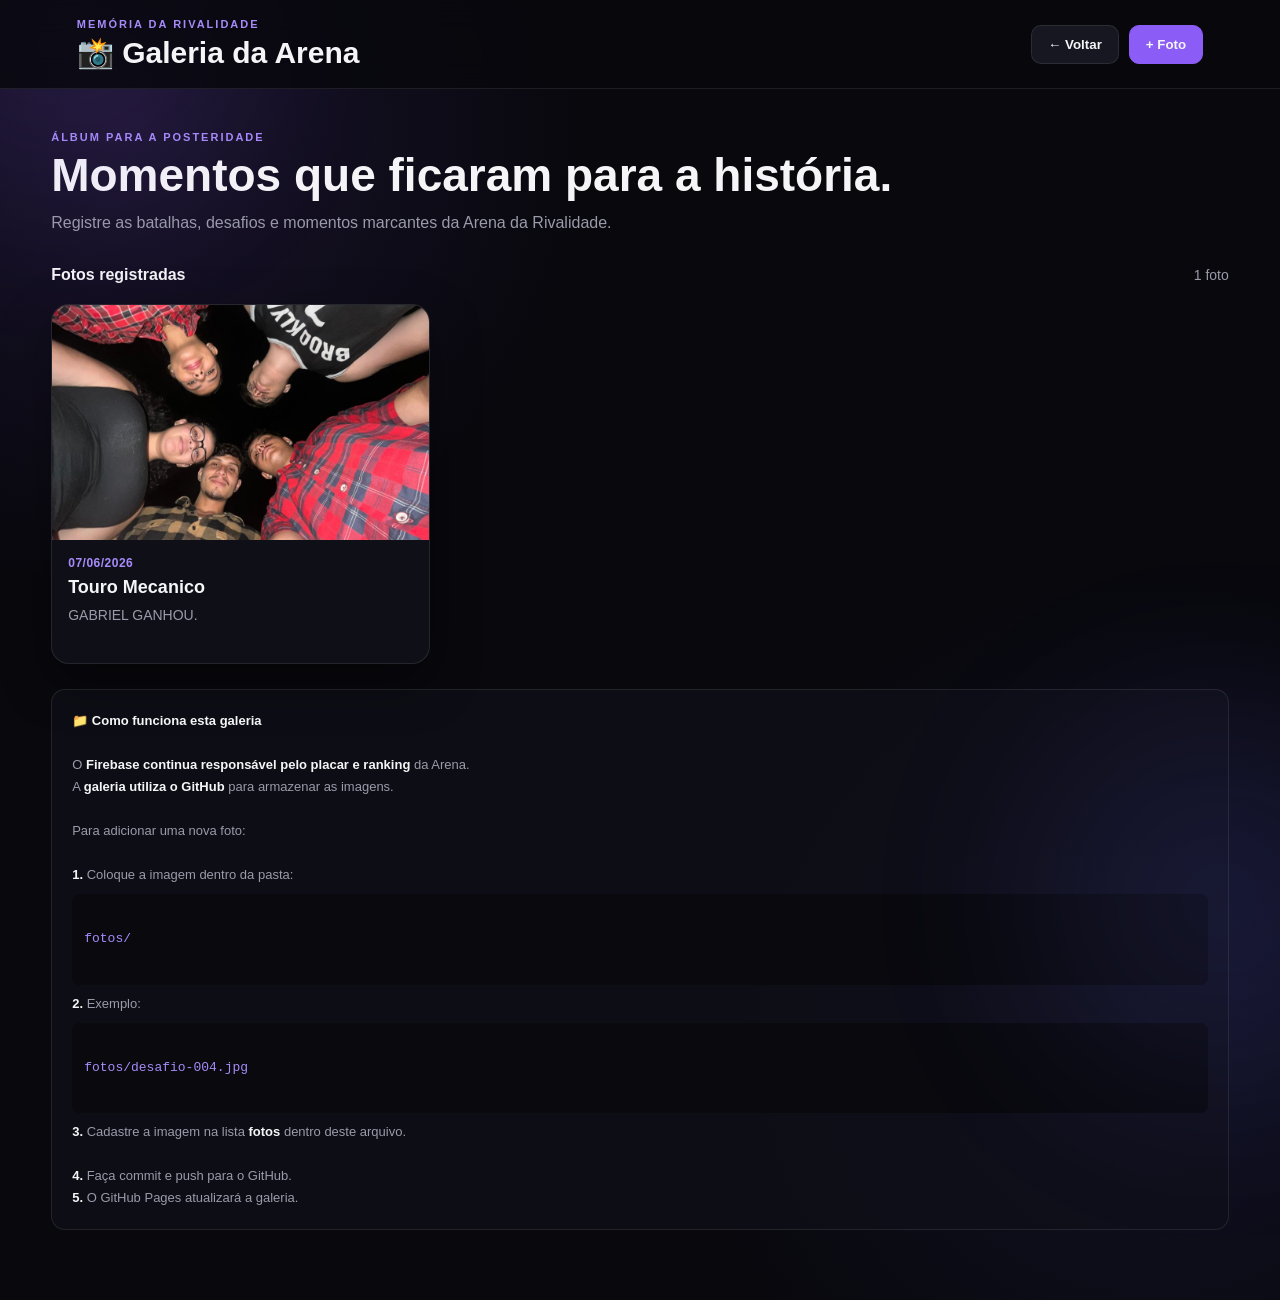
<file: galeria.html>
<!DOCTYPE html>
<html lang="pt-BR">
<head>
  <meta charset="UTF-8">
  <meta name="viewport" content="width=device-width, initial-scale=1.0">

  <title>Galeria — Arena da Rivalidade</title>

  <style>
    :root {
      --bg: #08080d;
      --panel: #11111a;
      --panel-2: #171722;
      --border: rgba(255,255,255,.09);
      --text: #f5f5f7;
      --muted: #9a9aaa;
      --purple: #8b5cf6;
      --purple-2: #a78bfa;
      --danger: #ef4444;
      --shadow: 0 18px 50px rgba(0,0,0,.35);
    }

    * {
      box-sizing: border-box;
    }

    body {
      margin: 0;
      min-height: 100vh;
      color: var(--text);
      background:
        radial-gradient(
          circle at 10% 10%,
          rgba(139,92,246,.14),
          transparent 28%
        ),
        radial-gradient(
          circle at 90% 80%,
          rgba(99,102,241,.10),
          transparent 30%
        ),
        var(--bg);

      font-family: Arial, Helvetica, sans-serif;
    }

    /* ==============================
       EFEITOS DE FUNDO
    ============================== */

    .bg-glow {
      position: fixed;
      width: 360px;
      height: 360px;
      border-radius: 50%;
      filter: blur(100px);
      opacity: .13;
      pointer-events: none;
    }

    .glow-1 {
      background: #8b5cf6;
      top: -180px;
      left: -120px;
    }

    .glow-2 {
      background: #6366f1;
      bottom: -180px;
      right: -120px;
    }

    /* ==============================
       TOPO
    ============================== */

    .topbar {
      position: sticky;
      top: 0;
      z-index: 10;

      display: flex;
      align-items: center;
      justify-content: space-between;

      gap: 20px;

      padding: 18px 6%;

      background: rgba(8,8,13,.82);
      border-bottom: 1px solid var(--border);

      backdrop-filter: blur(16px);
    }

    .eyebrow {
      display: block;
      margin-bottom: 5px;

      color: var(--purple-2);

      font-size: 11px;
      font-weight: 800;

      letter-spacing: 2px;
    }

    h1,
    h2,
    p {
      margin: 0;
    }

    h1 {
      font-size: clamp(21px, 3vw, 30px);
    }

    .top-actions {
      display: flex;
      gap: 10px;
    }

    .btn {
      border: 0;
      border-radius: 10px;

      padding: 11px 16px;

      color: var(--text);
      background: var(--panel-2);

      border: 1px solid var(--border);

      cursor: pointer;

      font-weight: 700;

      transition: .2s ease;
    }

    .btn:hover {
      transform: translateY(-1px);
      border-color: rgba(167,139,250,.45);
    }

    .btn-purple {
      background: var(--purple);
      border-color: var(--purple);
    }

    /* ==============================
       CONTAINER
    ============================== */

    .container {
      width: min(1200px, 92%);
      margin: 0 auto;

      padding: 42px 0 70px;
    }

    /* ==============================
       HERO
    ============================== */

    .hero {
      margin-bottom: 30px;
    }

    .hero h2 {
      font-size: clamp(28px, 5vw, 46px);
      margin-bottom: 8px;
    }

    .hero p {
      color: var(--muted);
      line-height: 1.6;
      max-width: 720px;
    }

    /* ==============================
       INFORMAÇÕES DA GALERIA
    ============================== */

    .gallery-info {
      display: flex;
      justify-content: space-between;
      align-items: center;

      gap: 15px;

      margin-bottom: 20px;
    }

    .counter {
      color: var(--muted);
      font-size: 14px;
    }

    /* ==============================
       GRID
    ============================== */

    .gallery-grid {
      display: grid;

      grid-template-columns:
        repeat(3, minmax(0, 1fr));

      gap: 20px;
    }

    /* ==============================
       CARD DA FOTO
    ============================== */

    .photo-card,
    .add-card {
      min-height: 360px;

      border-radius: 18px;

      overflow: hidden;

      background: rgba(17,17,26,.9);

      border: 1px solid var(--border);

      box-shadow: var(--shadow);
    }

    .photo-card {
      display: flex;
      flex-direction: column;
    }

    .photo-image {
      width: 100%;
      height: 235px;

      object-fit: cover;

      display: block;

      background: #0d0d14;
    }

    .photo-info {
      padding: 16px;
      flex: 1;
    }

    .photo-date {
      color: var(--purple-2);

      font-size: 12px;

      font-weight: 800;

      letter-spacing: .5px;

      margin-bottom: 7px;
    }

    .photo-challenge {
      font-size: 18px;

      font-weight: 800;

      margin-bottom: 7px;
    }

    .photo-description {
      color: var(--muted);

      font-size: 14px;

      line-height: 1.5;
    }

    /* ==============================
       CARD +
    ============================== */

    

    /* ==============================
       INSTRUÇÕES
    ============================== */

    .instructions {
      margin-top: 25px;

      padding: 20px;

      border: 1px solid var(--border);

      border-radius: 14px;

      background: rgba(17,17,26,.7);

      color: var(--muted);

      font-size: 13px;

      line-height: 1.7;
    }

    .instructions strong {
      color: var(--text);
    }

    .instructions code {
      display: block;

      margin-top: 8px;
      margin-bottom: 8px;

      padding: 12px;

      border-radius: 8px;

      background: #09090e;

      color: var(--purple-2);

      overflow-x: auto;

      white-space: pre-wrap;
    }

    /* ==============================
       MODAL
    ============================== */

    .modal-backdrop {
      position: fixed;

      inset: 0;

      z-index: 100;

      display: none;

      align-items: center;
      justify-content: center;

      padding: 20px;

      background: rgba(0,0,0,.72);

      backdrop-filter: blur(7px);
    }

    .modal-backdrop.active {
      display: flex;
    }

    .modal {
      width: min(560px, 100%);

      max-height: 92vh;

      overflow-y: auto;

      padding: 25px;

      border-radius: 20px;

      background: #11111a;

      border: 1px solid var(--border);

      box-shadow:
        0 30px 80px rgba(0,0,0,.55);
    }

    .modal-header {
      display: flex;

      justify-content: space-between;

      align-items: flex-start;

      gap: 15px;

      margin-bottom: 22px;
    }

    .modal-header h3 {
      margin: 0 0 5px;

      font-size: 22px;
    }

    .modal-header p {
      color: var(--muted);

      font-size: 13px;
    }

    .close {
      width: 36px;
      height: 36px;

      border: 1px solid var(--border);

      border-radius: 9px;

      background: var(--panel-2);

      color: var(--text);

      font-size: 20px;

      cursor: pointer;
    }

    /* ==============================
       FORMULÁRIO
    ============================== */

    .form-group {
      margin-bottom: 16px;
    }

    label {
      display: block;

      margin-bottom: 7px;

      font-size: 13px;

      font-weight: 700;
    }

    input,
    textarea {
      width: 100%;

      border: 1px solid var(--border);

      border-radius: 10px;

      padding: 12px 13px;

      outline: none;

      color: var(--text);

      background: #0b0b11;

      font: inherit;
    }

    input:focus,
    textarea:focus {
      border-color: var(--purple);

      box-shadow:
        0 0 0 3px rgba(139,92,246,.12);
    }

    textarea {
      min-height: 100px;

      resize: vertical;
    }

    .modal-actions {
      display: flex;

      justify-content: flex-end;

      gap: 10px;

      margin-top: 22px;
    }

    /* ==============================
       AVISO GITHUB
    ============================== */

    .github-note {
      margin-top: 18px;

      padding: 14px;

      border-radius: 10px;

      background: rgba(139,92,246,.07);

      border: 1px solid rgba(139,92,246,.18);

      color: var(--muted);

      font-size: 12px;

      line-height: 1.6;
    }

    .github-note strong {
      color: var(--purple-2);
    }

    /* ==============================
       RESPONSIVO
    ============================== */

    @media (max-width: 850px) {

      .gallery-grid {
        grid-template-columns:
          repeat(2, minmax(0, 1fr));
      }

    }

    @media (max-width: 560px) {

      .topbar {
        padding: 15px 4%;
      }

      .top-actions .btn {
        padding: 9px 11px;

        font-size: 12px;
      }

      .container {
        width: 92%;

        padding-top: 30px;
      }

      .gallery-grid {
        grid-template-columns: 1fr;
      }

      .photo-image {
        height: 240px;
      }

      .gallery-info {
        align-items: flex-start;

        flex-direction: column;
      }

      .modal {
        padding: 20px;
      }

    }

  </style>
</head>

<body>

  <div class="bg-glow glow-1"></div>
  <div class="bg-glow glow-2"></div>

  <!-- ==========================================
       TOPO
  =========================================== -->

  <header class="topbar">

    <div>

      <span class="eyebrow">
        MEMÓRIA DA RIVALIDADE
      </span>

      <h1>
        📸 Galeria da Arena
      </h1>

    </div>

    <div class="top-actions">

      <button
        class="btn"
        onclick="window.location.href='index.html'"
      >
        ← Voltar
      </button>

      <button
        class="btn btn-purple"
        id="topAddBtn"
      >
        + Foto
      </button>

    </div>

  </header>


  <!-- ==========================================
       CONTEÚDO
  =========================================== -->

  <main class="container">

    <section class="hero">

      <span class="eyebrow">
        ÁLBUM PARA A POSTERIDADE
      </span>

      <h2>
        Momentos que ficaram para a história.
      </h2>

      <p>
        Registre as batalhas, desafios e momentos
        marcantes da Arena da Rivalidade.
      </p>

    </section>


    <div class="gallery-info">

      <strong>
        Fotos registradas
      </strong>

      <span
        class="counter"
        id="photoCounter"
      >
        0 fotos
      </span>

    </div>


    <!-- ==========================================
         GALERIA
    =========================================== -->

    <section
      id="galleryGrid"
      class="gallery-grid"
    >

    </section>


    <!-- ==========================================
         EXPLICAÇÃO
    =========================================== -->

    <div class="instructions">

      <strong>
        📁 Como funciona esta galeria
      </strong>

      <br><br>

      O <strong>Firebase continua responsável pelo
      placar e ranking</strong> da Arena.

      <br>

      A <strong>galeria utiliza o GitHub</strong>
      para armazenar as imagens.

      <br><br>

      Para adicionar uma nova foto:

      <br><br>

      <strong>1.</strong>
      Coloque a imagem dentro da pasta:

      <code>
fotos/
      </code>

      <strong>2.</strong>
      Exemplo:

      <code>
fotos/desafio-004.jpg
      </code>

      <strong>3.</strong>
      Cadastre a imagem na lista
      <strong>fotos</strong> dentro deste arquivo.

      <br><br>

      <strong>4.</strong>
      Faça commit e push para o GitHub.

      <br>

      <strong>5.</strong>
      O GitHub Pages atualizará a galeria.

    </div>

  </main>


  <!-- ==========================================
       MODAL
  =========================================== -->

  <div
    class="modal-backdrop"
    id="modalBackdrop"
  >

    <div class="modal">

      <div class="modal-header">

        <div>

          <h3>
            📸 Adicionar momento
          </h3>

          <p>
            Cadastre as informações da próxima foto.
          </p>

        </div>

        <button
          class="close"
          id="closeModal"
          aria-label="Fechar"
        >
          ×
        </button>

      </div>


      <!-- FORMULÁRIO -->

      <form id="photoForm">

        <div class="form-group">

          <label for="photoFile">
            Foto
          </label>

          <input
            id="photoFile"
            type="file"
            accept="image/*"
            required
          >

        </div>


        <div class="form-group">

          <label for="photoDate">
            Data
          </label>

          <input
            id="photoDate"
            type="date"
            required
          >

        </div>


        <div class="form-group">

          <label for="photoChallenge">
            Qual foi o desafio?
          </label>

          <input
            id="photoChallenge"
            type="text"
            maxlength="100"
            placeholder="Ex.: Desafio da corrida"
            required
          >

        </div>


        <div class="form-group">

          <label for="photoDescription">
            Descrição
          </label>

          <textarea
            id="photoDescription"
            maxlength="300"
            placeholder="Conte brevemente o que aconteceu nesse momento..."
          ></textarea>

        </div>


        <!-- ======================================
             EXPLICAÇÃO DO PROCESSO
        ======================================= -->

        <div class="github-note">

          <strong>
            📌 Importante
          </strong>

          <br><br>

          Este botão não envia a foto para um
          servidor ou para o Firebase.

          <br><br>

          A foto deverá ser colocada manualmente
          na pasta <strong>fotos/</strong> do GitHub.

          <br><br>

          Depois você cadastra o caminho da imagem
          na lista de fotos deste arquivo.

        </div>


        <div class="modal-actions">

          <button
            type="button"
            class="btn"
            id="cancelModal"
          >
            Cancelar
          </button>

          <button
            type="submit"
            class="btn btn-purple"
          >
            Ver cadastro
          </button>

        </div>

      </form>

    </div>

  </div>


  <!-- ==========================================
       JAVASCRIPT
  =========================================== -->

  <script>

    /*
    ============================================================
    GALERIA DA ARENA
    ============================================================

    FIREBASE:
    O Firebase continua sendo utilizado pela página principal
    para o PLACAR / RANKING.

    GITHUB:
    Esta página utiliza o GitHub para armazenar as imagens.

    ============================================================
    COMO ADICIONAR UMA FOTO DEFINITIVAMENTE
    ============================================================

    1. Coloque a imagem dentro da pasta:

       fotos/

    2. Exemplo:

       fotos/desafio-001.jpg

    3. Adicione um objeto abaixo:

       {
         imagem: "fotos/desafio-001.jpg",
         data: "14/08/2026",
         desafio: "Corrida",
         descricao: "Uma disputa muito apertada."
       }

    4. Salve.

    5. Faça commit e push no GitHub.

    ============================================================
    */


    /*
    ============================================================
    BANCO DE FOTOS DO ÁLBUM
    ============================================================
    */

    const fotos = [

       {
        imagem: "fotos/touro.jpeg",
        data: "07/06/2026",
        desafio: "Touro Mecanico",
        descricao: "GABRIEL GANHOU."
      },

      

      /*
      ============================================================
      EXEMPLO:

      {
        imagem: "fotos/desafio-001.jpg",
        data: "14/08/2026",
        desafio: "Corrida",
        descricao: "Uma das disputas mais apertadas da Arena."
      },

      {
        imagem: "fotos/desafio-002.jpg",
        data: "20/08/2026",
        desafio: "Desafio surpresa",
        descricao: "Um momento inesquecível da rivalidade."
      }

      ============================================================
      */

    ];


    /*
    ============================================================
    ELEMENTOS
    ============================================================
    */

    const galleryGrid =
      document.getElementById("galleryGrid");

    const photoCounter =
      document.getElementById("photoCounter");

    const modalBackdrop =
      document.getElementById("modalBackdrop");

    const topAddBtn =
      document.getElementById("topAddBtn");

    const closeModal =
      document.getElementById("closeModal");

    const cancelModal =
      document.getElementById("cancelModal");

    const photoForm =
      document.getElementById("photoForm");

    const photoFile =
      document.getElementById("photoFile");

    const photoDate =
      document.getElementById("photoDate");

    const photoChallenge =
      document.getElementById("photoChallenge");

    const photoDescription =
      document.getElementById("photoDescription");


    /*
    ============================================================
    ESCAPE HTML
    ============================================================
    */

    function escapeHtml(text) {

      const div =
        document.createElement("div");

      div.textContent =
        text || "";

      return div.innerHTML;

    }


    /*
    ============================================================
    FORMATA DATA
    ============================================================
    */

    function formatDate(dateString) {

      if (!dateString) {
        return "";
      }

      const parts =
        dateString.split("-");

      if (parts.length !== 3) {
        return dateString;
      }

      return (
        parts[2] +
        "/" +
        parts[1] +
        "/" +
        parts[0]
      );

    }


    /*
    ============================================================
    RENDERIZA GALERIA
    ============================================================
    */

    function renderGallery() {

      galleryGrid.innerHTML = "";


      /*
      ================================================
      FOTOS
      ================================================
      */

      fotos.forEach((foto) => {

        const card =
          document.createElement("article");

        card.className =
          "photo-card";


        card.innerHTML = `

          <img
            class="photo-image"
            src="${escapeHtml(foto.imagem)}"
            alt="${escapeHtml(foto.desafio)}"
            loading="lazy"
          >

          <div class="photo-info">

            <div class="photo-date">
              ${escapeHtml(foto.data)}
            </div>

            <div class="photo-challenge">
              ${escapeHtml(foto.desafio)}
            </div>

            <div class="photo-description">
              ${escapeHtml(foto.descricao)}
            </div>

          </div>

        `;


        galleryGrid.appendChild(card);

      });


      /*
      ================================================
      CARD +
      ================================================
     

      const addCard =
        document.createElement("div");

      addCard.className =
        "add-card";


      addCard.innerHTML = `

        <div class="add-content">

          <div class="plus">
            +
          </div>

          <strong>
            Adicionar foto
          </strong>

          <span>
            Registrar mais um momento
            da rivalidade
          </span>

        </div>

      `;


      addCard.addEventListener(
        "click",
        openModal
      );


      galleryGrid.appendChild(addCard);  */


      /*
      ================================================
      CONTADOR
      ================================================
      */

      const total =
        fotos.length;

      photoCounter.textContent =
        total === 1
          ? "1 foto"
          : `${total} fotos`;

    }


    /*
    ============================================================
    ABRIR MODAL
    ============================================================
    */

    function openModal() {

      modalBackdrop.classList.add(
        "active"
      );


      /*
      Define a data atual automaticamente.
      */

      const today =
        new Date()
          .toISOString()
          .split("T")[0];


      photoDate.value =
        today;

    }


    /*
    ============================================================
    FECHAR MODAL
    ============================================================
    */

    function closeModalWindow() {

      modalBackdrop.classList.remove(
        "active"
      );

      photoForm.reset();

    }


    /*
    ============================================================
    BOTÕES
    ============================================================
    */

    topAddBtn.addEventListener(
      "click",
      openModal
    );


    closeModal.addEventListener(
      "click",
      closeModalWindow
    );


    cancelModal.addEventListener(
      "click",
      closeModalWindow
    );


    /*
    ============================================================
    CLICAR FORA DO MODAL
    ============================================================
    */

    modalBackdrop.addEventListener(
      "click",
      (event) => {

        if (
          event.target ===
          modalBackdrop
        ) {

          closeModalWindow();

        }

      }
    );


    /*
    ============================================================
    ESC FECHA MODAL
    ============================================================
    */

    document.addEventListener(
      "keydown",
      (event) => {

        if (
          event.key === "Escape"
        ) {

          closeModalWindow();

        }

      }
    );


    /*
    ============================================================
    FORMULÁRIO
    ============================================================

    Aqui NÃO fazemos upload.

    O objetivo é mostrar para você os dados que
    deverão ser cadastrados no código.

    ============================================================
    */

    photoForm.addEventListener(
      "submit",
      (event) => {

        event.preventDefault();


        const data =
          photoDate.value;

        const desafio =
          photoChallenge.value.trim();

        const descricao =
          photoDescription.value.trim();


        if (!data || !desafio) {

          alert(
            "Preencha a data e o desafio."
          );

          return;

        }


        /*
        ================================================
        CONVERTE DATA
        ================================================
        */

        const dataFormatada =
          formatDate(data);


        /*
        ================================================
        MOSTRA O CÓDIGO QUE DEVE SER COPIADO
        ================================================
        */

        const codigo = `

{
  imagem: "fotos/NOME-DA-FOTO.jpg",
  data: "${dataFormatada}",
  desafio: "${desafio}",
  descricao: "${descricao}"
}

        `;


        alert(
          "Cadastro preparado!\\n\\n" +
          "Agora coloque sua foto dentro da pasta fotos/ " +
          "do GitHub e adicione este objeto na lista " +
          "const fotos = [] do arquivo galeria.html:\\n\\n" +
          codigo
        );


        closeModalWindow();

      }
    );


    /*
    ============================================================
    INICIA GALERIA
    ============================================================
    */

    renderGallery();

  </script>

</body>
</html>
</file>
